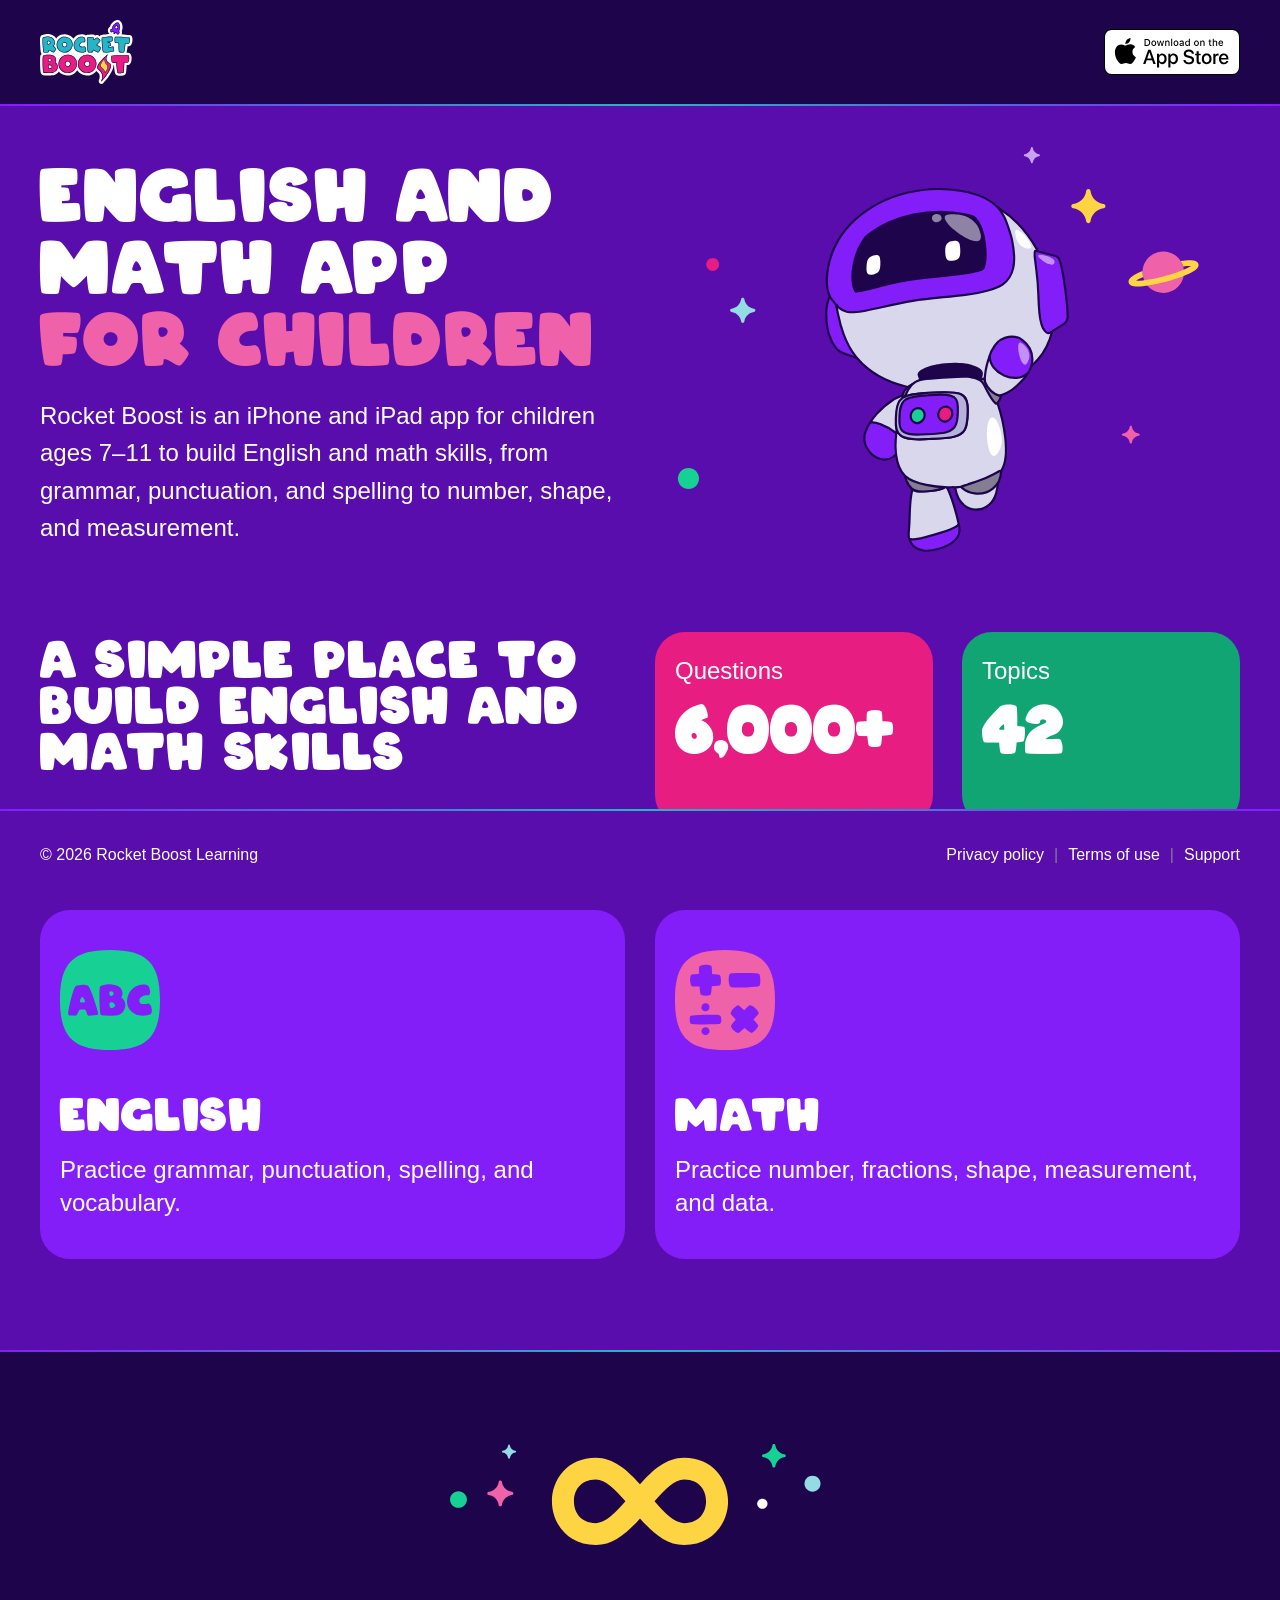
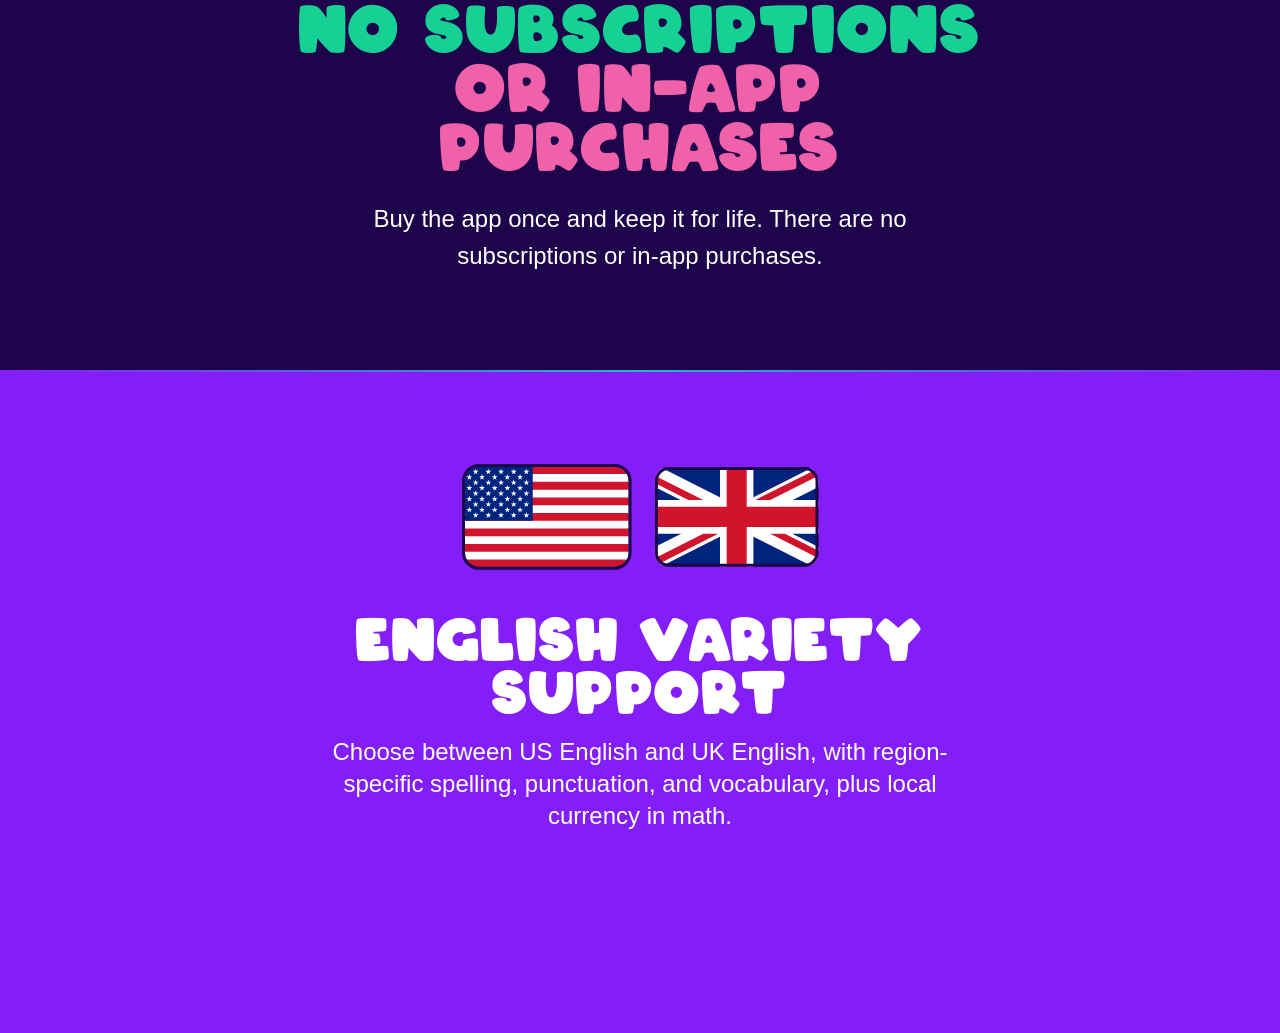
<file: index.html>
<!doctype html>
<html lang="en-GB">
<head>
  <meta charset="utf-8">
  <meta name="viewport" content="width=device-width, initial-scale=1">
  <meta name="theme-color" content="#1b1235">
  <meta name="description" content="Rocket Boost is an iPhone and iPad app for children ages 7–11 to build English and maths skills, from grammar, punctuation, and spelling to number, shape, and measurement.">
  <meta property="og:type" content="website">
  <meta property="og:title" content="Rocket Boost | English and maths practice for children">
  <meta property="og:description" content="An iPhone and iPad app that builds English and maths skills, with optional Read Aloud support.">
  <meta property="og:url" content="https://rocketboostlearning.github.io/">
  <meta name="twitter:card" content="summary">
  <meta name="twitter:title" content="Rocket Boost | English and maths practice for children">
  <meta name="twitter:description" content="An iPhone and iPad app that builds English and maths skills, with optional Read Aloud support.">
  <link rel="canonical" href="https://rocketboostlearning.github.io/">
  <title data-us="Rocket Boost | English and math practice for children">Rocket Boost | English and maths practice for children</title>
  <link rel="stylesheet" href="./styles.css">
</head>
<body class="homepage">
  <a class="skip-link" href="#main-content">Skip to content</a>

  <header class="site-header">
    <div class="shell nav-wrap">
      <a class="brand" href="./index.html" aria-label="Rocket Boost home">
        <img class="brand-logo" src="./assets/logo.svg" alt="">
      </a>
      <a class="app-store-badge" href="https://apps.apple.com/us/app/rocket-boost/id6807046603" aria-label="Download Rocket Boost on the App Store">
        <img src="./assets/appstorebadge.svg" alt="Download on the App Store">
      </a>
    </div>
  </header>

  <main id="main-content">
    <section class="hero section-pad">
      <div class="shell hero-grid">
        <div class="hero-copy">
          <p class="eyebrow"><span class="eyebrow-dot" aria-hidden="true"></span>Available on the App Store</p>
          <h1>English and <span data-us="math">maths</span> app <em>for children</em></h1>
          <p class="hero-lede">Rocket Boost is an iPhone and iPad app for children ages 7–11 to build English and <span data-us="math">maths</span> skills, from grammar, punctuation, and spelling to number, shape, and measurement.</p>
        </div>
        <div class="hero-art"><img src="./assets/hero.svg" alt=""></div>
      </div>
    </section>

    <section id="about" class="section-pad section-light">
      <div class="shell compact-section">
        <div class="section-intro">
          <p class="kicker">About the app</p>
          <h2>A simple place to <span>build English and <span data-us="math">maths</span> skills</span></h2>
          <p>Rocket Boost provides short practice activities, explanations and progress information in one app.</p>
        </div>
        <dl class="about-stats" aria-label="Rocket Boost at a glance">
          <div class="about-stat"><dt>6,000+</dt><dd>Questions</dd></div>
          <div class="about-stat"><dt>42</dt><dd>Topics</dd></div>
        </dl>
        <div class="topic-grid" aria-label="Rocket Boost topics">
          <article class="topic-card"><img class="topic-icon" src="./assets/english_icon.svg" alt=""><h3>English</h3><p><span data-us="Practice">Practise</span> grammar, punctuation, spelling, and vocabulary.</p></article>
          <article class="topic-card"><img class="topic-icon" src="./assets/maths_icon.svg" alt=""><h3 data-us="Math">Maths</h3><p><span data-us="Practice">Practise</span> number, fractions, shape, measurement, and data.</p></article>
        </div>
      </div>
    </section>

    <section id="privacy" class="privacy-section section-pad">
      <div class="shell pricing-infinity-wrap"><img class="pricing-infinity" src="./assets/infinity.svg" alt="" aria-hidden="true"></div>
      <div class="shell privacy-note">
        <div>
          <h2><span class="no-subscriptions">NO SUBSCRIPTIONS</span><br><span class="in-app-purchases">or IN-APP PURCHASES</span></h2>
          <p>Buy the app once and keep it for life. There are no subscriptions or in-app purchases.</p>
        </div>
      </div>
    </section>

    <section class="language-banner section-pad" aria-labelledby="language-banner-title">
      <div class="shell language-banner-inner">
        <img class="language-banner-flags" src="./assets/flags.svg" alt="US and UK flags">
        <div class="language-banner-copy">
          <h2 id="language-banner-title">English variety support</h2>
          <p>Choose between US English and UK English, with region-specific spelling, punctuation, and vocabulary, plus local currency in <span data-us="math">maths</span>.</p>
        </div>
      </div>
    </section>

  </main>

  <footer class="site-footer">
    <div class="shell footer-bottom footer-bar">
      <span>© 2026 Rocket Boost Learning</span>
      <nav class="footer-bar-links" aria-label="Footer navigation"><a href="./privacy.html">Privacy policy</a><span aria-hidden="true">|</span><a href="./terms.html">Terms of use</a><span aria-hidden="true">|</span><a href="mailto:rocketboostlearning@gmail.com">Support</a></nav>
    </div>
  </footer>
  <script src="./locale.js"></script>
</body>
</html>
</file>
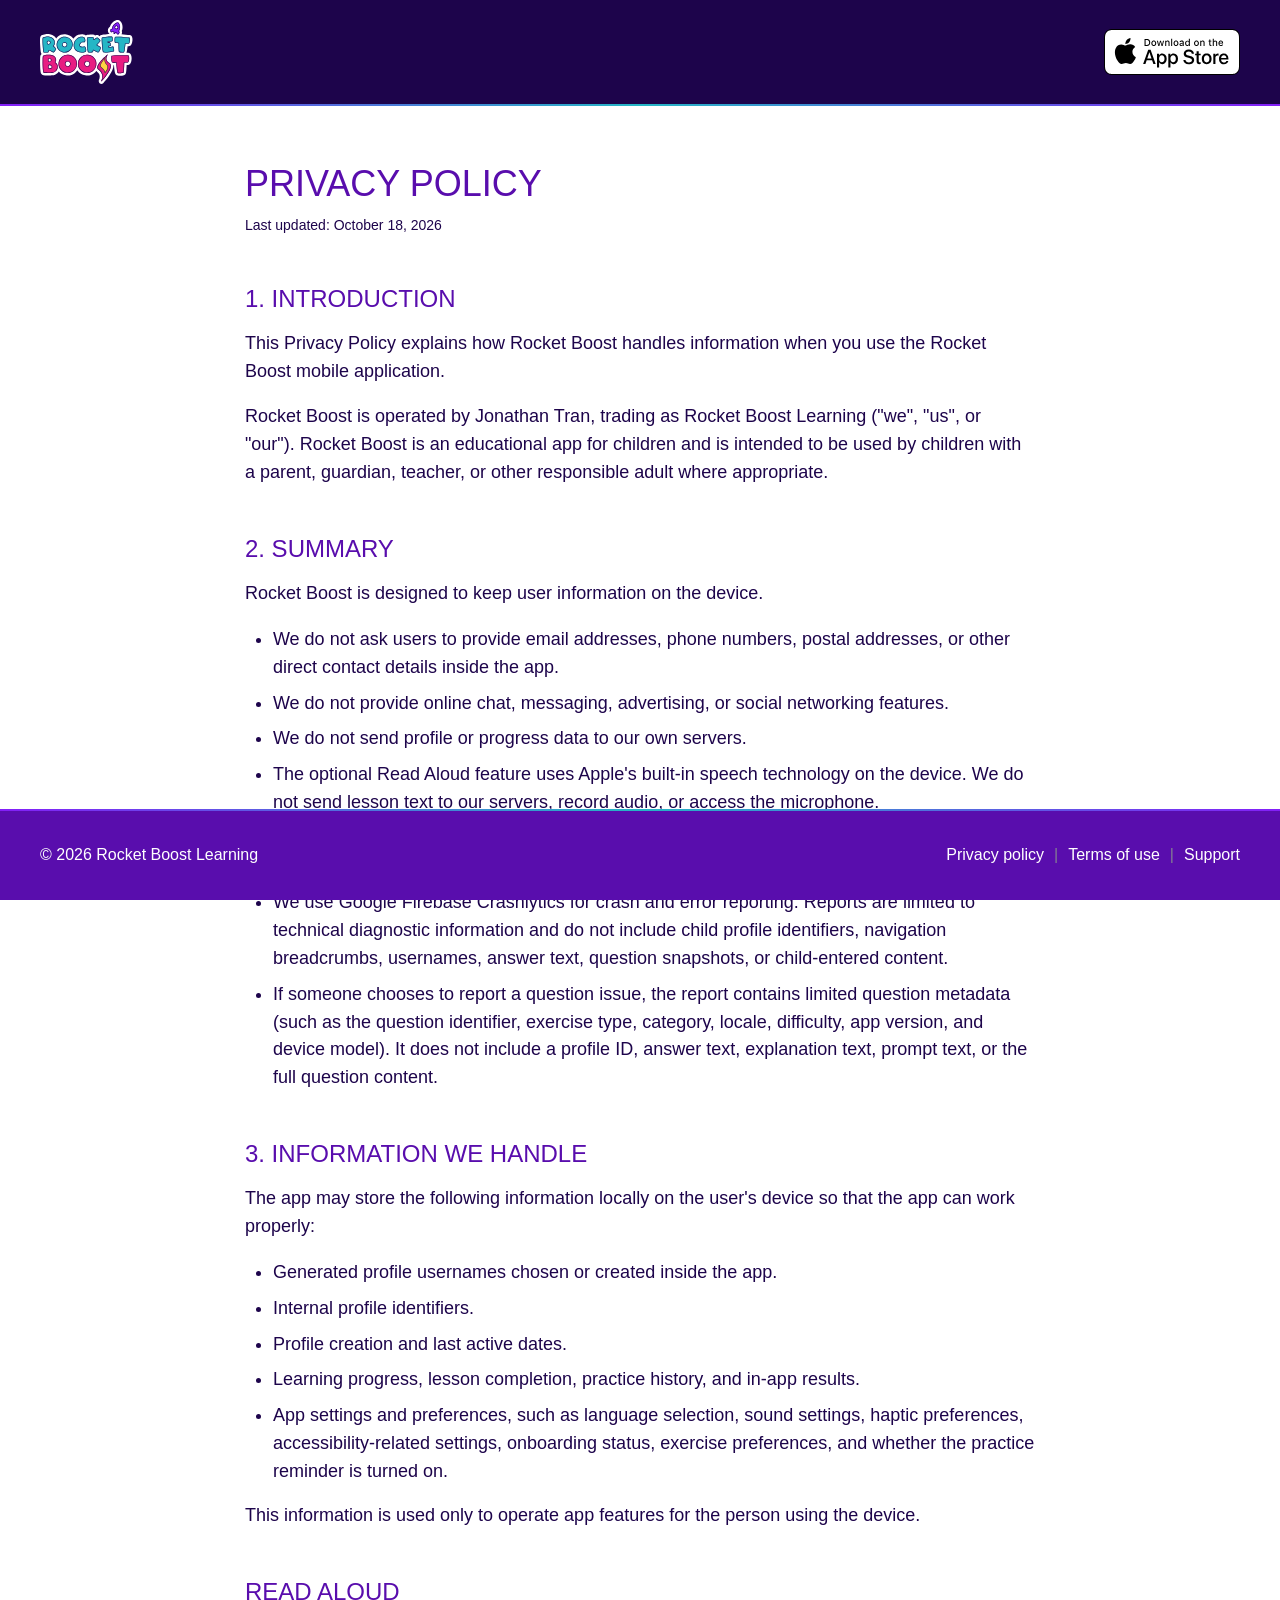
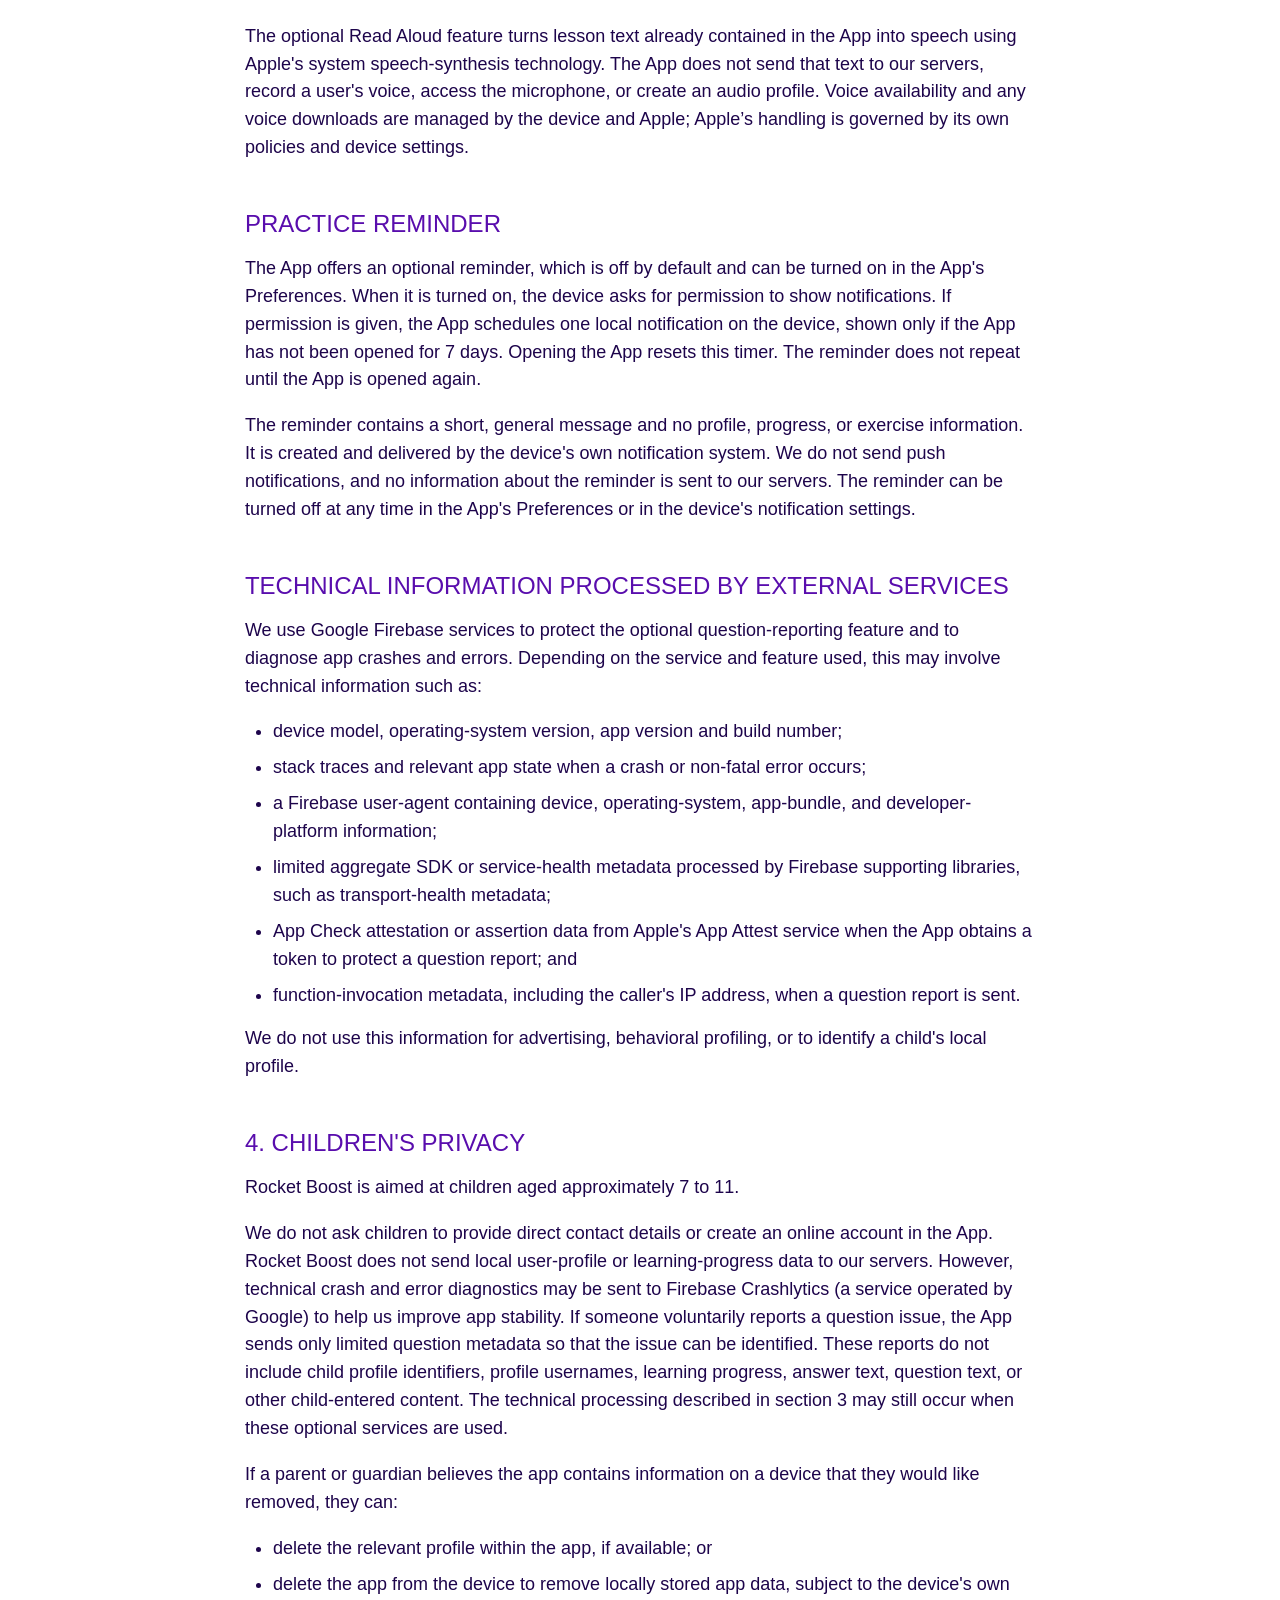
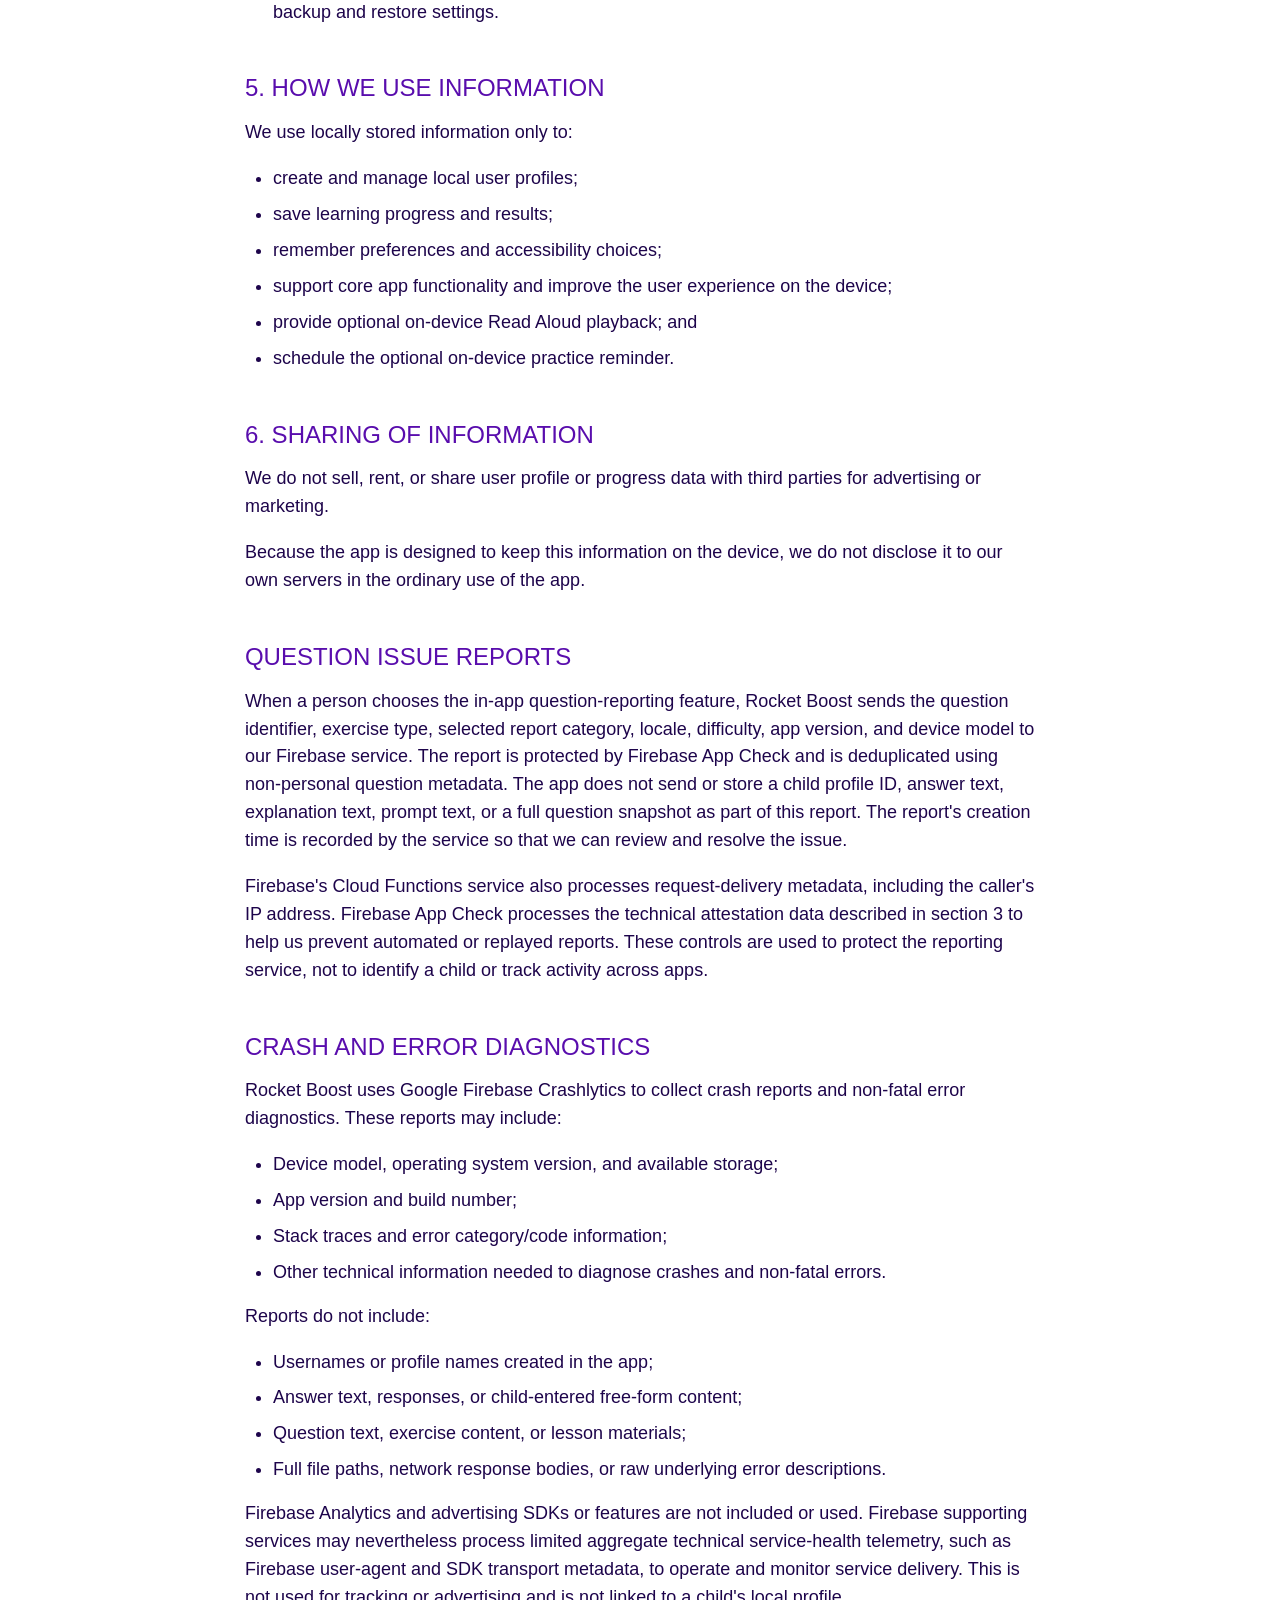
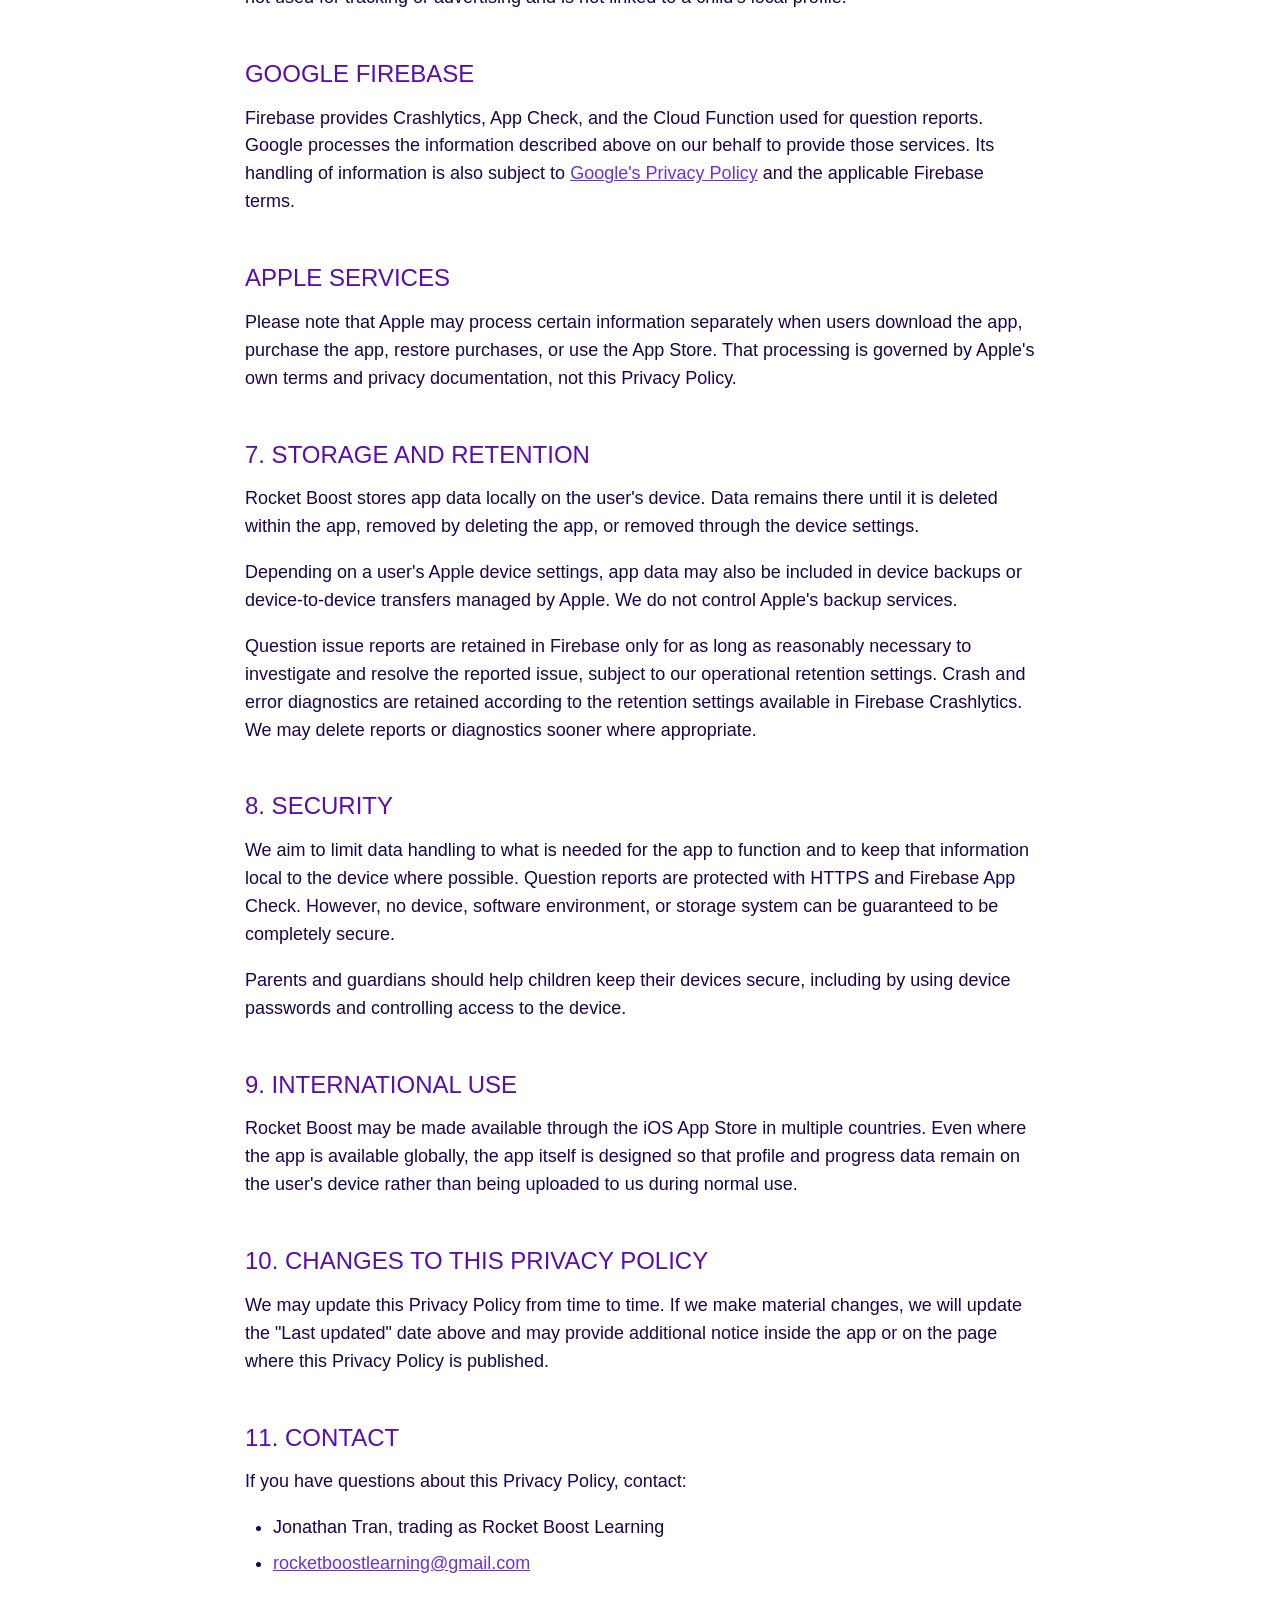
<file: privacy.html>
<!doctype html>
<html lang="en-GB">
<head>
  <meta charset="utf-8">
  <meta name="viewport" content="width=device-width, initial-scale=1">
  <meta name="theme-color" content="#1b1235">
  <meta name="description" content="Rocket Boost Privacy Policy.">
  <meta property="og:type" content="article">
  <meta property="og:title" content="Rocket Boost Privacy Policy">
  <meta property="og:description" content="How Rocket Boost handles information in the app.">
  <meta property="og:image" content="./assets/og.png">
  <meta name="twitter:card" content="summary_large_image">
  <meta name="twitter:title" content="Rocket Boost Privacy Policy">
  <meta name="twitter:image" content="./assets/og.png">
  <title>Privacy Policy | Rocket Boost</title>
  <link rel="stylesheet" href="./styles.css">
</head>
<body class="legal-page">
  <a class="skip-link" href="#main-content">Skip to content</a>
  <header class="site-header"><div class="shell nav-wrap"><a class="brand" href="./index.html" aria-label="Rocket Boost home"><img class="brand-logo" src="./assets/logo.svg" alt=""></a><a class="app-store-badge" href="https://apps.apple.com/us/app/rocket-boost/id6807046603" aria-label="Download Rocket Boost on the App Store"><img src="./assets/appstorebadge.svg" alt="Download on the App Store"></a></div></header>
  <main id="main-content">
    <section class="legal-hero"><div class="shell"><h1>Privacy Policy</h1></div></section>
    <div class="shell legal-wrap">
      <article class="legal-content">
        <p class="legal-meta"><strong>Last updated:</strong> <span data-us="October 18, 2026">18 October 2026</span></p>
        <h2 id="introduction">1. Introduction</h2>
        <p>This Privacy Policy explains how Rocket Boost handles information when you use the Rocket Boost mobile application.</p>
        <p>Rocket Boost is operated by Jonathan Tran, trading as Rocket Boost Learning ("we", "us", or "our"). Rocket Boost is an educational app for children and is intended to be used by children with a parent, guardian, teacher, or other responsible adult where appropriate.</p>
        <h2 id="summary">2. Summary</h2>
        <p>Rocket Boost is designed to keep user information on the device.</p>
        <ul><li>We do not ask users to provide email addresses, phone numbers, postal addresses, or other direct contact details inside the app.</li><li>We do not provide online chat, messaging, advertising, or social networking features.</li><li>We do not send profile or progress data to our own servers.</li><li>The optional Read Aloud feature uses Apple's built-in speech technology on the device. We do not send lesson text to our servers, record audio, or access the microphone.</li><li>The optional practice reminder is a local notification scheduled on the device. It contains no profile or learning information, and we do not send push notifications.</li><li>We use Google Firebase Crashlytics for crash and error reporting. Reports are limited to technical diagnostic information and do not include child profile identifiers, navigation breadcrumbs, usernames, answer text, question snapshots, or child-entered content.</li><li>If someone chooses to report a question issue, the report contains limited question metadata (such as the question identifier, exercise type, category, locale, difficulty, app version, and device model). It does not include a profile ID, answer text, explanation text, prompt text, or the full question content.</li></ul>
        <h2 id="information">3. Information We Handle</h2>
        <p>The app may store the following information locally on the user's device so that the app can work properly:</p>
        <ul><li>Generated profile usernames chosen or created inside the app.</li><li>Internal profile identifiers.</li><li>Profile creation and last active dates.</li><li>Learning progress, lesson completion, practice history, and in-app results.</li><li>App settings and preferences, such as language selection, sound settings, haptic preferences, accessibility-related settings, onboarding status, exercise preferences, and whether the practice reminder is turned on.</li></ul>
        <p>This information is used only to operate app features for the person using the device.</p>
        <h3>Read Aloud</h3>
        <p>The optional Read Aloud feature turns lesson text already contained in the App into speech using Apple's system speech-synthesis technology. The App does not send that text to our servers, record a user's voice, access the microphone, or create an audio profile. Voice availability and any voice downloads are managed by the device and Apple; Apple’s handling is governed by its own policies and device settings.</p>
        <h3>Practice Reminder</h3>
        <p>The App offers an optional reminder, which is off by default and can be turned on in the App's Preferences. When it is turned on, the device asks for permission to show notifications. If permission is given, the App schedules one local notification on the device, shown only if the App has not been opened for 7 days. Opening the App resets this timer. The reminder does not repeat until the App is opened again.</p><p>The reminder contains a short, general message and no profile, progress, or exercise information. It is created and delivered by the device's own notification system. We do not send push notifications, and no information about the reminder is sent to our servers. The reminder can be turned off at any time in the App's Preferences or in the device's notification settings.</p>
        <h3>Technical Information Processed by External Services</h3>
        <p>We use Google Firebase services to protect the optional question-reporting feature and to diagnose app crashes and errors. Depending on the service and feature used, this may involve technical information such as:</p>
        <ul><li>device model, operating-system version, app version and build number;</li><li>stack traces and relevant app state when a crash or non-fatal error occurs;</li><li>a Firebase user-agent containing device, operating-system, app-bundle, and developer-platform information;</li><li>limited aggregate SDK or service-health metadata processed by Firebase supporting libraries, such as transport-health metadata;</li><li>App Check attestation or assertion data from Apple's App Attest service when the App obtains a token to protect a question report; and</li><li>function-invocation metadata, including the caller's IP address, when a question report is sent.</li></ul>
        <p>We do not use this information for advertising, <span data-us="behavioral">behavioural</span> profiling, or to identify a child's local profile.</p>
        <h2 id="children">4. Children's Privacy</h2>
        <p>Rocket Boost is aimed at children aged approximately 7 to 11.</p>
        <p>We do not ask children to provide direct contact details or create an online account in the App. Rocket Boost does not send local user-profile or learning-progress data to our servers. However, technical crash and error diagnostics may be sent to Firebase Crashlytics (a service operated by Google) to help us improve app stability. If someone voluntarily reports a question issue, the App sends only limited question metadata so that the issue can be identified. These reports do not include child profile identifiers, profile usernames, learning progress, answer text, question text, or other child-entered content. The technical processing described in section 3 may still occur when these optional services are used.</p>
        <p>If a parent or guardian believes the app contains information on a device that they would like removed, they can:</p><ul><li>delete the relevant profile within the app, if available; or</li><li>delete the app from the device to remove locally stored app data, subject to the device's own backup and restore settings.</li></ul>
        <h2>5. How We Use Information</h2>
        <p>We use locally stored information only to:</p><ul><li>create and manage local user profiles;</li><li>save learning progress and results;</li><li>remember preferences and accessibility choices;</li><li>support core app functionality and improve the user experience on the device;</li><li>provide optional on-device Read Aloud playback; and</li><li>schedule the optional on-device practice reminder.</li></ul>
        <h2 id="sharing">6. Sharing of Information</h2>
        <p>We do not sell, rent, or share user profile or progress data with third parties for advertising or marketing.</p><p>Because the app is designed to keep this information on the device, we do not disclose it to our own servers in the ordinary use of the app.</p>
        <h3>Question Issue Reports</h3>
        <p>When a person chooses the in-app question-reporting feature, Rocket Boost sends the question identifier, exercise type, selected report category, locale, difficulty, app version, and device model to our Firebase service. The report is protected by Firebase App Check and is deduplicated using non-personal question metadata. The app does not send or store a child profile ID, answer text, explanation text, prompt text, or a full question snapshot as part of this report. The report's creation time is recorded by the service so that we can review and resolve the issue.</p><p>Firebase's Cloud Functions service also processes request-delivery metadata, including the caller's IP address. Firebase App Check processes the technical attestation data described in section 3 to help us prevent automated or replayed reports. These controls are used to protect the reporting service, not to identify a child or track activity across apps.</p>
        <h3>Crash and Error Diagnostics</h3>
        <p>Rocket Boost uses Google Firebase Crashlytics to collect crash reports and non-fatal error diagnostics. These reports may include:</p><ul><li>Device model, operating system version, and available storage;</li><li>App version and build number;</li><li>Stack traces and error category/code information;</li><li>Other technical information needed to diagnose crashes and non-fatal errors.</li></ul><p>Reports do <strong>not</strong> include:</p><ul><li>Usernames or profile names created in the app;</li><li>Answer text, responses, or child-entered free-form content;</li><li>Question text, exercise content, or lesson materials;</li><li>Full file paths, network response bodies, or raw underlying error descriptions.</li></ul><p>Firebase Analytics and advertising SDKs or features are not included or used. Firebase supporting services may nevertheless process limited aggregate technical service-health telemetry, such as Firebase user-agent and SDK transport metadata, to operate and monitor service delivery. This is not used for tracking or advertising and is not linked to a child's local profile.</p>
        <h3>Google Firebase</h3><p>Firebase provides Crashlytics, App Check, and the Cloud Function used for question reports. Google processes the information described above on our behalf to provide those services. Its handling of information is also subject to <a href="https://policies.google.com/privacy">Google's Privacy Policy</a> and the applicable Firebase terms.</p>
        <h3>Apple Services</h3><p>Please note that Apple may process certain information separately when users download the app, purchase the app, restore purchases, or use the App Store. That processing is governed by Apple's own terms and privacy documentation, not this Privacy Policy.</p>
        <h2 id="retention">7. Storage and Retention</h2>
        <p>Rocket Boost stores app data locally on the user's device. Data remains there until it is deleted within the app, removed by deleting the app, or removed through the device settings.</p><p>Depending on a user's Apple device settings, app data may also be included in device backups or device-to-device transfers managed by Apple. We do not control Apple's backup services.</p><p>Question issue reports are retained in Firebase only for as long as reasonably necessary to investigate and resolve the reported issue, subject to our operational retention settings. Crash and error diagnostics are retained according to the retention settings available in Firebase Crashlytics. We may delete reports or diagnostics sooner where appropriate.</p>
        <h2>8. Security</h2><p>We aim to limit data handling to what is needed for the app to function and to keep that information local to the device where possible. Question reports are protected with HTTPS and Firebase App Check. However, no device, software environment, or storage system can be guaranteed to be completely secure.</p><p>Parents and guardians should help children keep their devices secure, including by using device passwords and controlling access to the device.</p>
        <h2>9. International Use</h2><p>Rocket Boost may be made available through the iOS App Store in multiple countries. Even where the app is available globally, the app itself is designed so that profile and progress data remain on the user's device rather than being uploaded to us during normal use.</p>
        <h2>10. Changes to This Privacy Policy</h2><p>We may update this Privacy Policy from time to time. If we make material changes, we will update the "Last updated" date above and may provide additional notice inside the app or on the page where this Privacy Policy is published.</p>
        <h2 id="contact">11. Contact</h2><p>If you have questions about this Privacy Policy, contact:</p><ul><li>Jonathan Tran, trading as Rocket Boost Learning</li><li><a href="mailto:rocketboostlearning@gmail.com">rocketboostlearning@gmail.com</a></li></ul>
      </article>
    </div>
  </main>
  <footer class="site-footer"><div class="shell footer-bottom footer-bar"><span>© 2026 Rocket Boost Learning</span><nav class="footer-bar-links" aria-label="Footer navigation"><a href="privacy.html">Privacy policy</a><span aria-hidden="true">|</span><a href="terms.html">Terms of use</a><span aria-hidden="true">|</span><a href="mailto:rocketboostlearning@gmail.com">Support</a></nav></div></footer>
  <script src="./locale.js"></script>
</body>
</html>
</file>
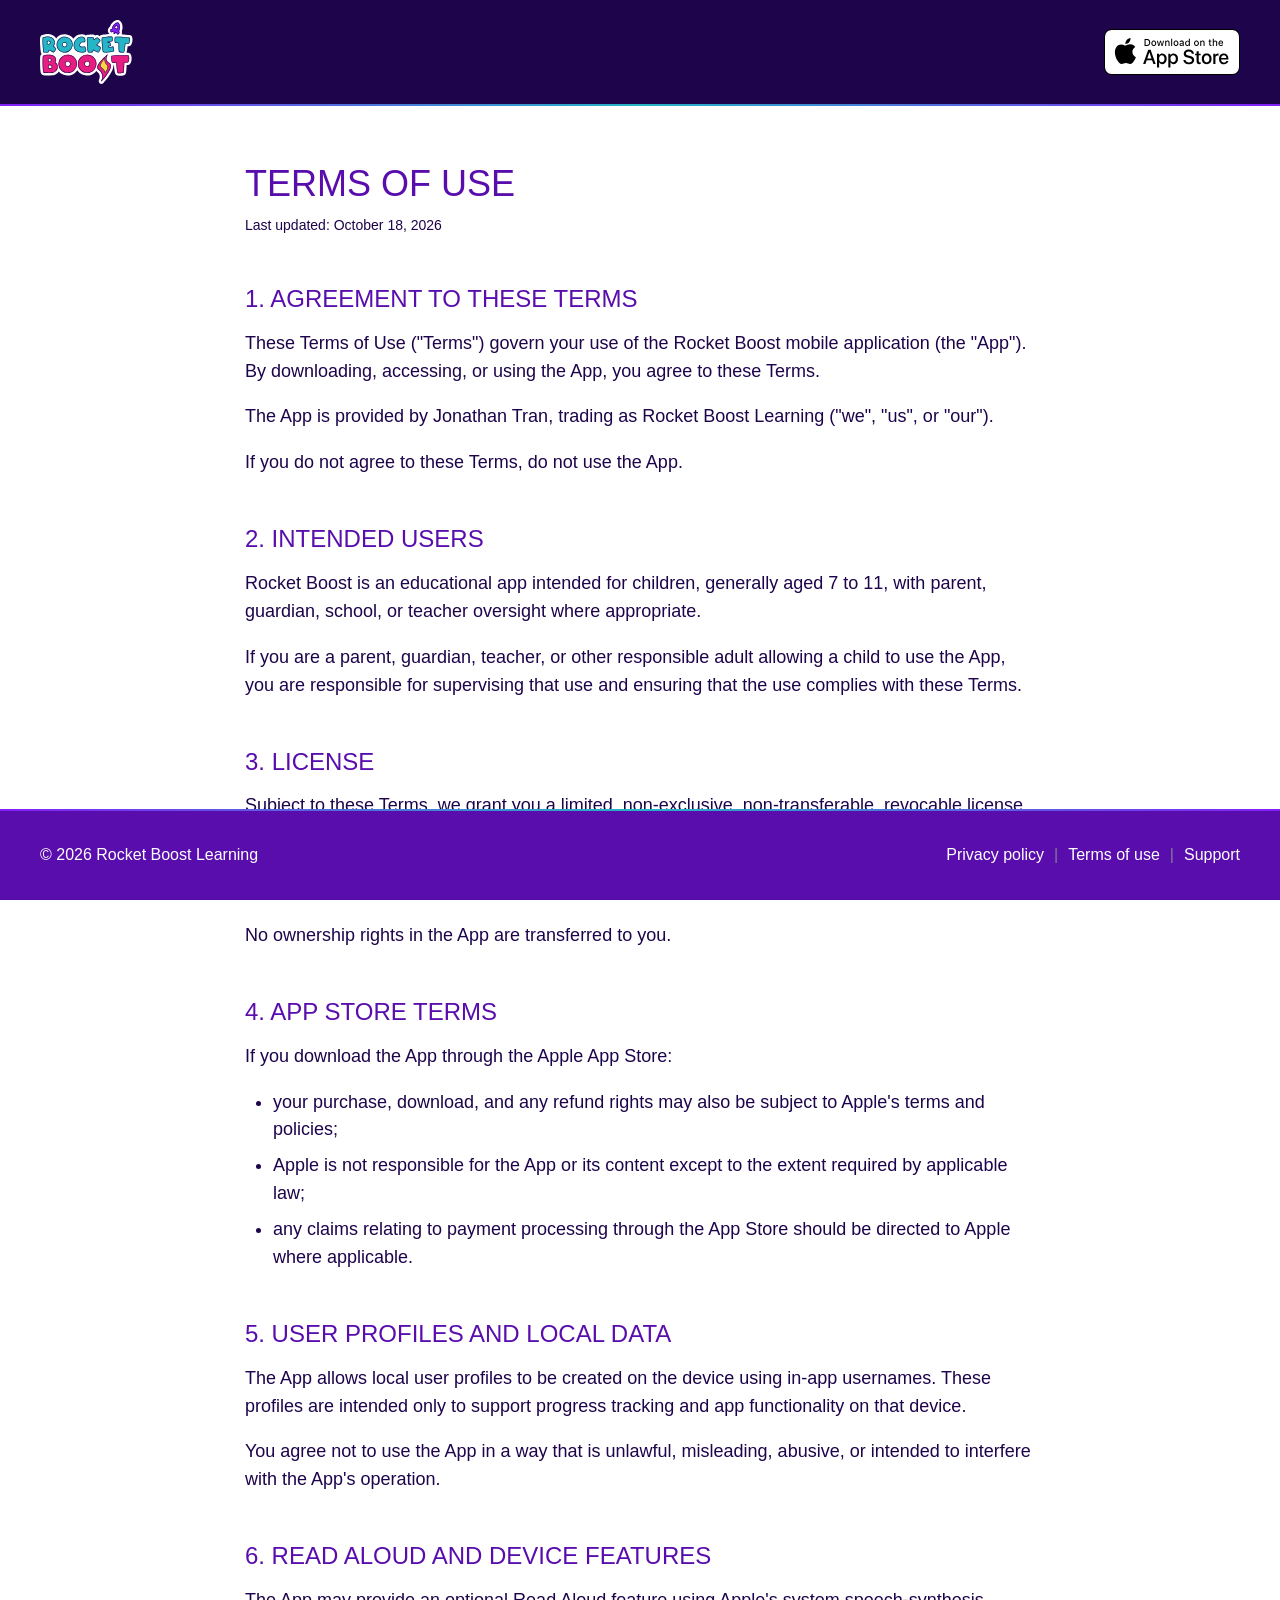
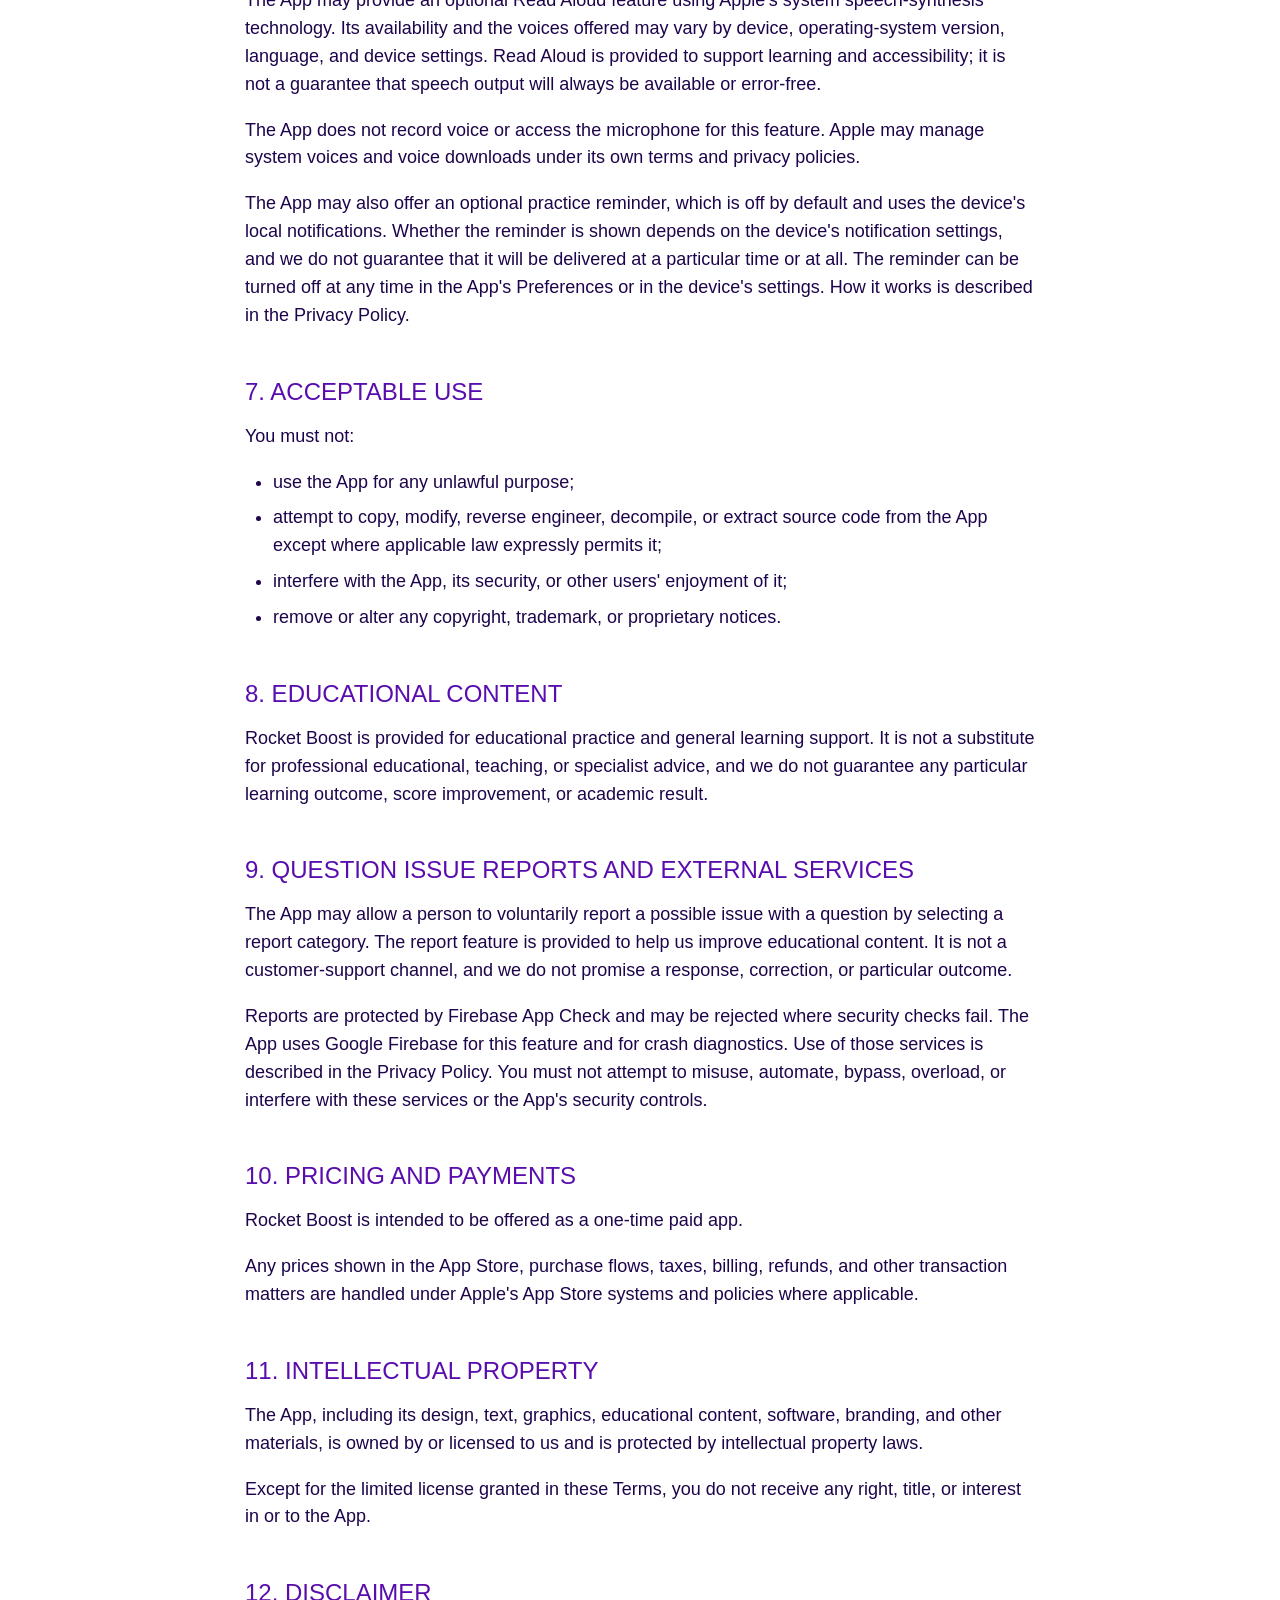
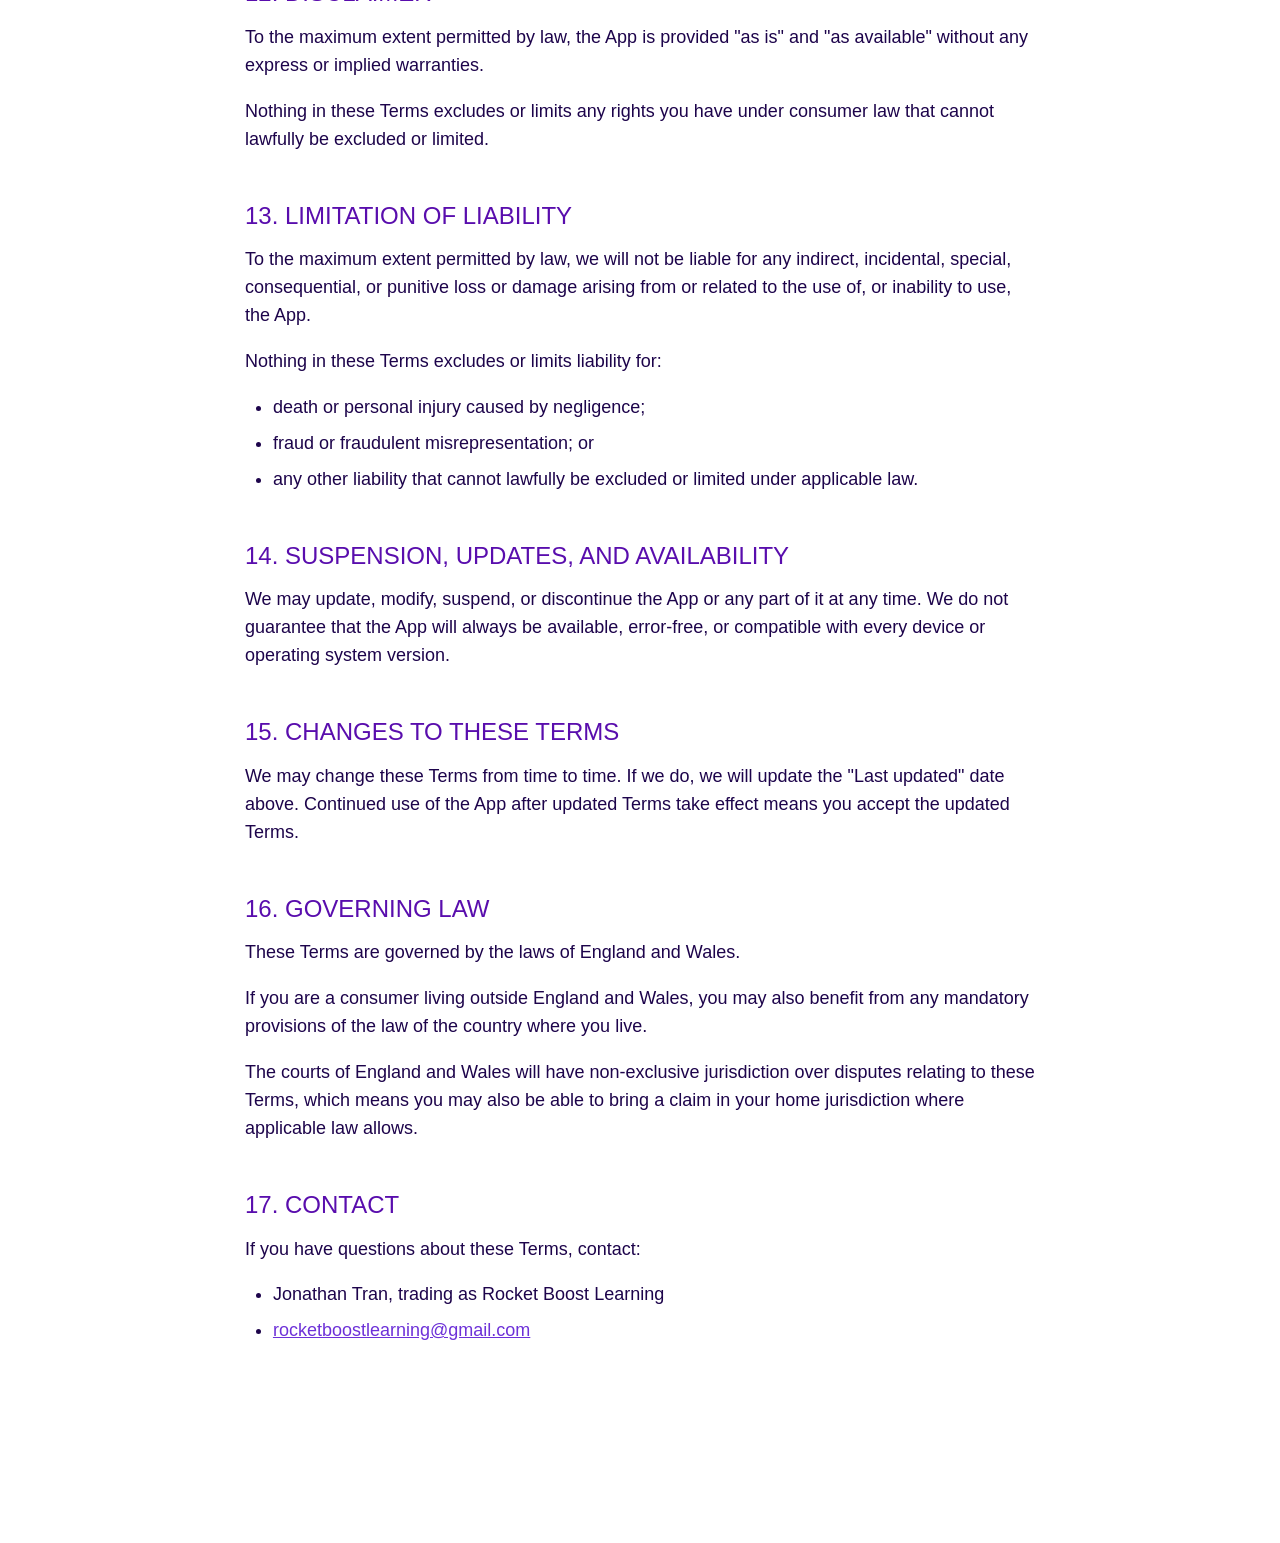
<file: terms.html>
<!doctype html>
<html lang="en-GB">
<head>
  <meta charset="utf-8">
  <meta name="viewport" content="width=device-width, initial-scale=1">
  <meta name="theme-color" content="#1b1235">
  <meta name="description" content="Rocket Boost Terms of Use.">
  <meta property="og:type" content="article">
  <meta property="og:title" content="Rocket Boost Terms of Use">
  <meta property="og:description" content="The terms governing use of the Rocket Boost mobile application.">
  <meta property="og:image" content="./assets/og.png">
  <meta name="twitter:card" content="summary_large_image">
  <meta name="twitter:title" content="Rocket Boost Terms of Use">
  <meta name="twitter:image" content="./assets/og.png">
  <title>Terms of Use | Rocket Boost</title>
  <link rel="stylesheet" href="./styles.css">
</head>
<body class="legal-page">
  <a class="skip-link" href="#main-content">Skip to content</a>
  <header class="site-header"><div class="shell nav-wrap"><a class="brand" href="./index.html" aria-label="Rocket Boost home"><img class="brand-logo" src="./assets/logo.svg" alt=""></a><a class="app-store-badge" href="https://apps.apple.com/us/app/rocket-boost/id6807046603" aria-label="Download Rocket Boost on the App Store"><img src="./assets/appstorebadge.svg" alt="Download on the App Store"></a></div></header>
  <main id="main-content">
    <section class="legal-hero"><div class="shell"><h1>Terms of Use</h1></div></section>
    <div class="shell legal-wrap">
      <article class="legal-content">
        <p class="legal-meta"><strong>Last updated:</strong> <span data-us="October 18, 2026">18 October 2026</span></p>
        <h2 id="agreement">1. Agreement to These Terms</h2><p>These Terms of Use ("Terms") govern your use of the Rocket Boost mobile application (the "App"). By downloading, accessing, or using the App, you agree to these Terms.</p><p>The App is provided by Jonathan Tran, trading as Rocket Boost Learning ("we", "us", or "our").</p><p>If you do not agree to these Terms, do not use the App.</p>
        <h2 id="users">2. Intended Users</h2><p>Rocket Boost is an educational app intended for children, generally aged 7 to 11, with parent, guardian, school, or teacher oversight where appropriate.</p><p>If you are a parent, guardian, teacher, or other responsible adult allowing a child to use the App, you are responsible for supervising that use and ensuring that the use complies with these Terms.</p>
        <h2 id="licence">3. <span data-us="License">Licence</span></h2><p>Subject to these Terms, we grant you a limited, non-exclusive, non-transferable, revocable <span data-us="license">licence</span> to download and use the App for personal, non-commercial educational use on Apple-branded devices that you own or control, subject also to the Apple Media Services Terms and Conditions and any App Store usage rules.</p><p>No ownership rights in the App are transferred to you.</p>
        <h2>4. App Store Terms</h2><p>If you download the App through the Apple App Store:</p><ul><li>your purchase, download, and any refund rights may also be subject to Apple's terms and policies;</li><li>Apple is not responsible for the App or its content except to the extent required by applicable law;</li><li>any claims relating to payment processing through the App Store should be directed to Apple where applicable.</li></ul>
        <h2>5. User Profiles and Local Data</h2><p>The App allows local user profiles to be created on the device using in-app usernames. These profiles are intended only to support progress tracking and app functionality on that device.</p><p>You agree not to use the App in a way that is unlawful, misleading, abusive, or intended to interfere with the App's operation.</p>
        <h2>6. Read Aloud and Device Features</h2><p>The App may provide an optional Read Aloud feature using Apple's system speech-synthesis technology. Its availability and the voices offered may vary by device, operating-system version, language, and device settings. Read Aloud is provided to support learning and accessibility; it is not a guarantee that speech output will always be available or error-free.</p><p>The App does not record voice or access the microphone for this feature. Apple may manage system voices and voice downloads under its own terms and privacy policies.</p><p>The App may also offer an optional practice reminder, which is off by default and uses the device's local notifications. Whether the reminder is shown depends on the device's notification settings, and we do not guarantee that it will be delivered at a particular time or at all. The reminder can be turned off at any time in the App's Preferences or in the device's settings. How it works is described in the Privacy Policy.</p>
        <h2 id="acceptable">7. Acceptable Use</h2><p>You must not:</p><ul><li>use the App for any unlawful purpose;</li><li>attempt to copy, modify, reverse engineer, decompile, or extract source code from the App except where applicable law expressly permits it;</li><li>interfere with the App, its security, or other users' enjoyment of it;</li><li>remove or alter any copyright, trademark, or proprietary notices.</li></ul>
        <h2>8. Educational Content</h2><p>Rocket Boost is provided for educational practice and general learning support. It is not a substitute for professional educational, teaching, or specialist advice, and we do not guarantee any particular learning outcome, score improvement, or academic result.</p>
        <h2 id="reports">9. Question Issue Reports and External Services</h2><p>The App may allow a person to voluntarily report a possible issue with a question by selecting a report category. The report feature is provided to help us improve educational content. It is not a customer-support channel, and we do not promise a response, correction, or particular outcome.</p><p>Reports are protected by Firebase App Check and may be rejected where security checks fail. The App uses Google Firebase for this feature and for crash diagnostics. Use of those services is described in the Privacy Policy. You must not attempt to misuse, automate, bypass, overload, or interfere with these services or the App's security controls.</p>
        <h2>10. Pricing and Payments</h2><p>Rocket Boost is intended to be offered as a one-time paid app.</p><p>Any prices shown in the App Store, purchase flows, taxes, billing, refunds, and other transaction matters are handled under Apple's App Store systems and policies where applicable.</p>
        <h2>11. Intellectual Property</h2><p>The App, including its design, text, graphics, educational content, software, branding, and other materials, is owned by or licensed to us and is protected by intellectual property laws.</p><p>Except for the limited <span data-us="license">licence</span> granted in these Terms, you do not receive any right, title, or interest in or to the App.</p>
        <h2 id="disclaimer">12. Disclaimer</h2><p>To the maximum extent permitted by law, the App is provided "as is" and "as available" without any express or implied warranties.</p><p>Nothing in these Terms excludes or limits any rights you have under consumer law that cannot lawfully be excluded or limited.</p>
        <h2>13. Limitation of Liability</h2><p>To the maximum extent permitted by law, we will not be liable for any indirect, incidental, special, consequential, or punitive loss or damage arising from or related to the use of, or inability to use, the App.</p><p>Nothing in these Terms excludes or limits liability for:</p><ul><li>death or personal injury caused by negligence;</li><li>fraud or fraudulent misrepresentation; or</li><li>any other liability that cannot lawfully be excluded or limited under applicable law.</li></ul>
        <h2>14. Suspension, Updates, and Availability</h2><p>We may update, modify, suspend, or discontinue the App or any part of it at any time. We do not guarantee that the App will always be available, error-free, or compatible with every device or operating system version.</p>
        <h2>15. Changes to These Terms</h2><p>We may change these Terms from time to time. If we do, we will update the "Last updated" date above. Continued use of the App after updated Terms take effect means you accept the updated Terms.</p>
        <h2>16. Governing Law</h2><p>These Terms are governed by the laws of England and Wales.</p><p>If you are a consumer living outside England and Wales, you may also benefit from any mandatory provisions of the law of the country where you live.</p><p>The courts of England and Wales will have non-exclusive jurisdiction over disputes relating to these Terms, which means you may also be able to bring a claim in your home jurisdiction where applicable law allows.</p>
        <h2 id="contact">17. Contact</h2><p>If you have questions about these Terms, contact:</p><ul><li>Jonathan Tran, trading as Rocket Boost Learning</li><li><a href="mailto:rocketboostlearning@gmail.com">rocketboostlearning@gmail.com</a></li></ul>
      </article>
    </div>
  </main>
  <footer class="site-footer"><div class="shell footer-bottom footer-bar"><span>© 2026 Rocket Boost Learning</span><nav class="footer-bar-links" aria-label="Footer navigation"><a href="privacy.html">Privacy policy</a><span aria-hidden="true">|</span><a href="terms.html">Terms of use</a><span aria-hidden="true">|</span><a href="mailto:rocketboostlearning@gmail.com">Support</a></nav></div></footer>
  <script src="./locale.js"></script>
</body>
</html>
</file>
<file: styles.css>
@font-face {
  font-family: "Arco";
  src: url("./fonts/ARCO.ttf") format("truetype");
  font-display: swap;
  font-weight: 400;
  font-style: normal;
}

:root {
  /* Mirrors Constants.Colors in the iOS app. */
  --pink-1: #ef61a8;
  --pink-2: #e81d82;
  --yellow-1: #ffd443;
  --blue-1: #93dce4;
  --blue-2: #25b6c5;
  --green-1: #17d093;
  --green-2: #12a574;
  --purple-1: #841ef8;
  --purple-2: #590dad;
  --purple-3: #1d044b;
  --light-2: #b5b3da;
  --grey-2: #847e93;
  --ink: #21163d;
  --muted: #665d79;
  --purple: #6d31d8;
  --deep: #1b1235;
  --yellow: #ffd447;
  --orange: #ff8b4a;
  --cream: #fffaf1;
  --paper: #fffdf8;
  --line: rgba(33, 22, 61, .14);
  --shell: 1728px;
  --page-margin: 40px;
  --grid-gutter: clamp(20px, 2.315vw, 40px);
  --font-body: "Arial Rounded MT Bold", "Arial Rounded MT", Arial, sans-serif;
  --font-heading: "Arco", "Arial Rounded MT Bold", Arial, sans-serif;
}

* { box-sizing: border-box; }
html { scroll-behavior: smooth; }
body { margin: 0; color: var(--ink); background: var(--paper); font-family: var(--font-body); font-size: 16px; font-weight: 500; line-height: 1.55; }
strong { font-weight: 500; }
a { color: inherit; }
img { max-width: 100%; display: block; }
.shell { width: min(calc(100% - (var(--page-margin) * 2)), var(--shell)); margin: 0 auto; }
.skip-link { position: absolute; left: 16px; top: -60px; z-index: 10; background: var(--yellow); color: var(--ink); padding: 12px 16px; border-radius: 0 0 12px 12px; font-weight: 500; text-decoration: none; }
.skip-link:focus { top: 0; }
.site-header { position: relative; z-index: 3; background: var(--paper); border-bottom: 1px solid var(--line); }
.nav-wrap { min-height: 80px; display: grid; grid-template-columns: repeat(12, minmax(0, 1fr)); column-gap: var(--grid-gutter); align-items: center; }
.nav-wrap .brand { grid-column: 1 / span 3; }
.brand { display: inline-flex; align-items: center; gap: 10px; font-weight: 500; font-size: 20px; letter-spacing: -.05em; text-decoration: none; white-space: nowrap; }
.brand-logo { width: 93px; height: 64px; }
.brand-mark { position: relative; width: 28px; height: 28px; display: inline-block; border-radius: 10px 10px 12px 12px; background: linear-gradient(145deg, #f3c83b 5%, #ff8f47 48%, #7334de 50%); transform: rotate(-12deg); box-shadow: inset -3px -4px 0 rgba(33,22,61,.15); }
.brand-mark::before { content: ""; position: absolute; width: 9px; height: 9px; left: 10px; top: 7px; border: 2px solid white; border-radius: 50%; }
.brand-mark span { position: absolute; bottom: -6px; left: 8px; border-left: 6px solid transparent; border-right: 6px solid transparent; border-top: 9px solid #ff8b4a; }
.site-nav { display: flex; grid-column: 8 / -1; justify-self: end; align-items: center; gap: 26px; }
.app-store-badge { grid-column: 11 / -1; justify-self: end; height: 46px; }
.app-store-badge img { width: auto; height: 100%; }
.site-nav a, .nav-cta { text-decoration: none; font-size: 14px; font-weight: 500; }
.site-nav a { color: var(--muted); }
.site-nav a:hover, .site-nav a:focus-visible { color: var(--purple); }
.nav-cta { color: var(--ink); padding: 10px 16px; border: 1px solid var(--ink); border-radius: 999px; }
.nav-cta:hover, .nav-cta:focus-visible { color: white; background: var(--ink); }
.section-pad { padding: 92px 0; }
h1, h2, h3, p { margin-top: 0; }
h1, h2, h3 { font-family: var(--font-heading); font-weight: 500; letter-spacing: .015em; line-height: .92; text-transform: uppercase; }
.hero { overflow: hidden; padding-top: 78px; padding-bottom: 78px; background: var(--cream); }
.hero-grid { display: grid; grid-template-columns: repeat(12, minmax(0, 1fr)); column-gap: var(--grid-gutter); row-gap: 64px; align-items: center; }
.hero-copy { grid-column: 1 / span 6; max-width: 540px; }
.hero-art { grid-column: 7 / -1; z-index: 1; }
.hero-art img, .pricing-infinity { display: block; width: 100%; height: auto; }
.eyebrow, .kicker { margin: 0 0 18px; color: var(--purple); font-size: 12px; font-weight: 500; letter-spacing: .14em; line-height: 1.3; text-transform: uppercase; }
.eyebrow { display: inline-flex; align-items: center; gap: 9px; color: var(--ink); background: white; border: 1px solid var(--line); border-radius: 999px; padding: 9px 13px; letter-spacing: .08em; }
.eyebrow-dot { width: 8px; height: 8px; background: #31bb6b; border-radius: 50%; box-shadow: 0 0 0 4px rgba(49,187,107,.16); }
h1 { margin-bottom: 24px; font-size: clamp(52px, 7vw, 88px); font-weight: 500; }
h1 em { color: var(--purple); font-style: normal; }
.hero-lede { max-width: 475px; margin-bottom: 30px; color: var(--muted); font-size: 19px; line-height: 1.55; }
.text-link { display: inline-flex; align-items: center; gap: 9px; font-weight: 500; text-decoration: none; border-bottom: 2px solid currentColor; padding-bottom: 3px; }
.text-link:hover, .text-link:focus-visible { color: var(--purple); }
.section-light { background: var(--paper); }
.compact-section { display: grid; grid-template-columns: repeat(12, minmax(0, 1fr)); column-gap: var(--grid-gutter); row-gap: 42px; max-width: var(--shell); }
.section-intro { grid-column: 1 / span 6; max-width: 650px; margin-bottom: 0; }
.section-intro h2, .privacy-note h2 { margin-bottom: 17px; font-size: clamp(40px, 5vw, 64px); font-weight: 500; }
.section-intro h2 span, .privacy-note h2 span { color: var(--purple); }
.section-intro > p:last-child { max-width: 520px; margin-bottom: 0; color: var(--muted); font-size: 17px; }
.about-stats { display: grid; grid-column: 1 / -1; grid-template-columns: repeat(12, minmax(0, 1fr)); gap: var(--grid-gutter); margin: 0; }
.about-stat { display: flex; grid-column: 1 / span 6; align-items: baseline; gap: 10px; padding: 20px 22px; border: 1px solid var(--line); border-radius: 16px; background: white; }
.about-stat:nth-child(2) { grid-column: 7 / -1; }
.about-stat dt { color: var(--purple); font-family: var(--font-heading); font-size: 38px; font-weight: 500; letter-spacing: -.03em; line-height: 1; }
.about-stat dd { margin: 0; color: var(--muted); font-size: 13px; font-weight: 500; letter-spacing: .1em; text-transform: uppercase; }
.topic-grid { display: grid; grid-column: 1 / -1; grid-template-columns: repeat(12, minmax(0, 1fr)); gap: var(--grid-gutter); }
.topic-card { grid-column: span 6; min-height: 200px; padding: 23px; border-radius: 20px; background: #eee5ff; }
.topic-card:nth-child(1) { grid-column: 1 / span 6; }
.topic-card:nth-child(2) { grid-column: 7 / -1; background: #fff1a8; }
.topic-icon { width: 43px; height: 43px; margin-bottom: 30px; }
.topic-card h3 { margin-bottom: 8px; font-size: 23px; }
.topic-card p { margin-bottom: 0; color: var(--muted); font-size: 13px; line-height: 1.45; }
.privacy-section { background: #eee5ff; }
.privacy-note { display: grid; grid-template-columns: repeat(12, minmax(0, 1fr)); column-gap: var(--grid-gutter); align-items: center; padding: 0; background: transparent; border-radius: 0; }
.privacy-note > div:last-child { grid-column: 4 / span 6; text-align: center; }
.privacy-note > div:last-child > p:not(.kicker) { max-width: 610px; margin-bottom: 24px; color: var(--muted); }
.privacy-note h2 .no-subscriptions { color: var(--green-1); }
.privacy-note h2 .in-app-purchases { color: var(--pink-1); }
.pricing-infinity-wrap { display: grid; grid-template-columns: repeat(12, minmax(0, 1fr)); column-gap: var(--grid-gutter); margin-bottom: 48px; }
.pricing-infinity { grid-column: 5 / span 4; }
.launch-section { color: white; background: var(--purple); padding: 70px 0; }
.site-footer { color: #d4cce5; background: var(--deep); padding: 45px 0 20px; }
.footer-bottom { display: grid; grid-template-columns: repeat(12, minmax(0, 1fr)); column-gap: var(--grid-gutter); margin-top: 40px; padding-top: 18px; border-top: 1px solid rgba(255,255,255,.14); color: #8e849f; font-size: 11px; }
.footer-bottom > :first-child { grid-column: 1 / span 6; }
.footer-bottom > :last-child { grid-column: 7 / -1; justify-self: end; }

/* Homepage — adapted from the Figma reference at NotCompiled/tasks.md. */
.homepage { display: flex; flex-direction: column; min-height: 100vh; color: white; background: var(--purple-2); }
.homepage main { flex: 1; }
.homepage .site-header, .legal-page .site-header { background: var(--purple-3); border-bottom: 2px solid transparent; border-image: linear-gradient(90deg, var(--purple-1) 0%, var(--blue-2) 50%, var(--purple-1) 100%) 1; }
.homepage .nav-wrap, .legal-page .nav-wrap { min-height: 104px; }
.homepage .brand { color: white; }
.homepage .hero { padding-top: 40px; padding-bottom: 80px; background: transparent; }
.homepage .eyebrow, .homepage .section-intro .kicker { display: none; }
.homepage .hero-copy { max-width: 804px; }
.homepage h1 { margin-bottom: 30px; color: white; font-size: clamp(64px, 5.6vw, 96px); line-height: 1; }
.homepage h1 em { color: var(--pink-1); }
.homepage .hero-lede { max-width: 804px; margin-bottom: 0; color: white; font-size: 24px; }
.homepage .section-light { background: transparent; }
.homepage #about { padding-top: 0; padding-bottom: 90px; }
.homepage .compact-section { row-gap: 36px; }
.homepage .section-intro { grid-row: 1; max-width: none; color: white; }
.homepage .section-intro h2 { margin-bottom: 30px; color: white; font-size: clamp(48px, 3.9vw, 66px); }
.homepage .section-intro h2 span { color: white; }
.homepage .section-intro > p:last-child { max-width: 804px; color: white; font-size: 24px; }
.homepage .about-stats { grid-column: 7 / -1; grid-row: 1; align-self: start; }
.homepage .about-stat { container-type: inline-size; flex-direction: column; align-items: flex-start; gap: 0; min-height: 193px; padding: 20px 20px 40px; border: 0; border-radius: 30px; background: var(--pink-2); color: white; }
.homepage .about-stat:nth-child(2) { background: var(--green-2); }
.homepage .about-stat dt { order: 2; color: white; font-size: clamp(38px, 28cqi, 92px); line-height: 1; }
.homepage .about-stat dd { order: 1; color: white; font-size: 24px; font-weight: 500; letter-spacing: 0; text-transform: none; }
.homepage .topic-card { container-type: inline-size; min-height: 340px; padding: 40px 20px; border-radius: 30px; background: var(--purple-1); }
.homepage .topic-card:nth-child(2) { background: var(--purple-1); }
.homepage .topic-icon { width: 100px; height: 100px; margin-bottom: 40px; }
.homepage .topic-card h3 { margin-bottom: 24px; color: white; font-size: clamp(30px, 12cqi, 44px); }
.homepage .topic-card p { color: white; font-size: 24px; line-height: 1.35; }
.language-banner { background: var(--purple-1); }
.language-banner-inner { display: flex; flex-direction: column; align-items: center; justify-content: center; gap: 36px; }
.language-banner-flags { flex: 0 0 auto; width: min(357px, 80vw); }
.language-banner-copy { flex: 0 0 auto; max-width: 650px; text-align: center; }
.language-banner h2 { margin-bottom: 24px; color: white; font-size: clamp(40px, 4.5vw, 64px); }
.language-banner p { max-width: 650px; margin: 0 auto; color: white; font-size: 24px; line-height: 1.35; }
.homepage .language-banner { padding-bottom: 200px; }
.homepage .privacy-section { padding-bottom: 72px; background: var(--purple-3); border-top: 2px solid transparent; border-bottom: 2px solid transparent; border-image: linear-gradient(90deg, var(--purple-1) 0%, var(--blue-2) 50%, var(--purple-1) 100%) 1; }
.homepage .privacy-note h2 { color: white; }
.homepage .privacy-note h2 .no-subscriptions { color: var(--green-1); }
.homepage .privacy-note h2 .in-app-purchases { color: var(--pink-1); }
.homepage .privacy-note h2 { margin-bottom: 30px; }
.homepage .privacy-note > div:last-child > p:not(.kicker) { max-width: 610px; margin-right: auto; margin-left: auto; color: white; font-size: 24px; }
.homepage .site-footer, .legal-page .site-footer { position: fixed; right: 0; bottom: 0; left: 0; z-index: 4; padding: 32px 0; color: white; background: var(--purple-2); border-top: 2px solid transparent; border-image: linear-gradient(90deg, var(--purple-1) 0%, var(--blue-2) 50%, var(--purple-1) 100%) 1; }
.homepage .footer-bottom, .legal-page .footer-bottom { align-items: center; margin-top: 0; padding-top: 0; border-top: 0; color: white; font-size: 16px; font-weight: 500; }
.footer-bar-links { display: flex; grid-column: 7 / -1; flex-wrap: wrap; justify-self: end; align-items: center; gap: 10px; }
.footer-bar-links a { color: inherit; text-decoration: none; }
.footer-bar-links span { color: var(--grey-2); }
.footer-bar-links a:hover, .footer-bar-links a:focus-visible { color: var(--yellow-1); }

/* 404 page */
.not-found-page .launch-section { background: var(--purple-2); }
.not-found-page .brand-logo { width: 160px; height: auto; }
.not-found-page .text-link:hover, .not-found-page .text-link:focus-visible { color: var(--pink-2); }

/* Legal pages */
.legal-page { display: flex; flex-direction: column; min-height: 100vh; background: #fff; font-family: var(--font-body); }
.legal-page main { flex: 1; }
.legal-page h1, .legal-page h2, .legal-page h3 { font-family: var(--font-body); letter-spacing: 0; line-height: 1.2; }
.legal-page .legal-hero { padding: 56px 0 10px; background: #fff; }
.legal-page .legal-hero .shell { display: grid; grid-template-columns: repeat(12, minmax(0, 1fr)); column-gap: var(--grid-gutter); }
.legal-page .legal-hero h1 { grid-column: 3 / span 8; margin: 0; color: var(--purple-2); font-size: 36px; text-transform: uppercase; }
.legal-page .legal-wrap { display: grid; grid-template-columns: repeat(12, minmax(0, 1fr)); column-gap: var(--grid-gutter); padding-top: 0; padding-bottom: 182px; }
.legal-page .legal-content { grid-column: 3 / span 8; min-width: 0; }
.legal-page .legal-content h2, .legal-page .legal-content h3 { margin: 48px 0 16px; color: var(--purple-2); font-size: 24px; text-transform: uppercase; }
.legal-page .legal-content h2:first-child { margin-top: 0; }
.legal-page .legal-content p, .legal-page .legal-content li { color: var(--purple-3); font-size: 18px; line-height: 1.55; }
.legal-page .legal-content ul { padding-left: 28px; }
.legal-page .legal-content li { margin: 8px 0; }
.legal-page .legal-content a { color: var(--purple); }
.legal-page .legal-content .legal-meta { margin-top: 0; color: var(--purple-3); font-size: 14px; line-height: 1.55; }
.legal-page .legal-meta strong { font-weight: 500; }

@media (max-width: 1024px) {
  .homepage .section-intro { grid-column: 1 / -1; }
  .homepage .about-stats { grid-column: 1 / -1; grid-row: auto; }
}

@media (min-width: 901px) and (max-width: 1280px) {
  .privacy-note > div:last-child { grid-column: 3 / span 8; }
}

@media (max-width: 900px) {
  :root { --page-margin: 24px; }
  .homepage .nav-wrap { min-height: 80px; }
  .homepage .hero { padding-top: 40px; padding-bottom: 80px; }
  .homepage h1 { margin-bottom: 30px; }
  .homepage #about { padding-top: 0; }
  .homepage .about-stats { grid-column: 1 / -1; grid-row: auto; }
  .nav-wrap { grid-template-columns: repeat(6, minmax(0, 1fr)); }
  .nav-wrap .brand { grid-column: 1 / span 3; }
  .site-nav { grid-column: 4 / -1; }
  .app-store-badge { grid-column: 5 / -1; height: 46px; }
  .hero-grid { grid-template-columns: repeat(6, minmax(0, 1fr)); row-gap: 42px; }
  .hero-copy, .hero-art { grid-column: 1 / -1; }
  .hero-copy { max-width: 650px; }
  .hero-art { grid-row: 2; justify-self: center; max-width: 650px; }
  .pricing-infinity-wrap { grid-template-columns: repeat(6, minmax(0, 1fr)); }
  .pricing-infinity { grid-column: 2 / span 4; }
  .compact-section { grid-template-columns: repeat(6, minmax(0, 1fr)); }
  .section-intro, .about-stats, .topic-grid { grid-column: 1 / -1; }
  .topic-grid { grid-template-columns: repeat(6, minmax(0, 1fr)); }
  .topic-card { grid-column: span 3; }
  .topic-card:nth-child(1) { grid-column: 1 / span 3; }
  .topic-card:nth-child(2) { grid-column: 4 / -1; }
  .privacy-note { grid-template-columns: repeat(6, minmax(0, 1fr)); }
  .privacy-note > div:last-child { grid-column: 1 / -1; }
  .footer-bottom { grid-template-columns: repeat(6, minmax(0, 1fr)); }
  .footer-bottom > :first-child { grid-column: 1 / span 3; }
  .footer-bottom > :last-child { grid-column: 4 / -1; }
  .legal-page .legal-wrap { grid-template-columns: repeat(6, minmax(0, 1fr)); padding-top: 0; }
  .legal-page .legal-content { grid-column: 1 / -1; }
  .legal-page .legal-hero .shell { grid-template-columns: repeat(6, minmax(0, 1fr)); }
  .legal-page .legal-hero h1 { grid-column: 1 / -1; }
}

@media (max-width: 680px) {
  :root { --page-margin: 16px; }
  .homepage .hero { padding-top: 40px; padding-bottom: 80px; }
  .homepage .privacy-section { padding-bottom: 80px; }
  .homepage h1 { margin-bottom: 30px; font-size: clamp(50px, 16vw, 64px); }
  .homepage .hero-lede, .homepage .section-intro > p:last-child, .homepage .privacy-note > div:last-child > p:not(.kicker) { font-size: 18px; }
  .language-banner p { font-size: 18px; }
  .homepage .language-banner { padding-bottom: 200px; }
  .homepage .section-intro h2 { margin-bottom: 30px; font-size: clamp(42px, 13vw, 52px); }
  .homepage .about-stat { min-height: 150px; border-radius: 24px; }
  .homepage .about-stat dt { font-size: clamp(40px, 18cqi, 52px); }
  .homepage .about-stat dd { font-size: 18px; }
  .homepage .topic-card { min-height: 0; padding: 28px 20px 40px; border-radius: 24px; }
  .homepage .topic-icon { width: 72px; height: 72px; margin-bottom: 28px; }
  .homepage .topic-card h3 { margin-bottom: 16px; font-size: clamp(28px, 10cqi, 34px); }
  .homepage .topic-card p { font-size: 18px; }
  .nav-wrap { min-height: 70px; grid-template-columns: repeat(4, minmax(0, 1fr)); }
  .nav-wrap .brand { grid-column: 1 / span 2; }
  .site-nav { display: none; }
  .app-store-badge { grid-column: 3 / -1; height: 46px; }
  .nav-cta { margin-left: auto; padding: 8px 12px; font-size: 12px; }
  .section-pad { padding: 68px 0; }
  .hero { padding-top: 54px; padding-bottom: 56px; }
  .hero-lede { font-size: 17px; }
  .hero-art { margin-top: 8px; }
  .compact-section, .hero-grid, .privacy-note, .pricing-infinity-wrap, .footer-bottom { grid-template-columns: repeat(4, minmax(0, 1fr)); }
  .section-intro, .about-stats, .topic-grid, .hero-copy, .hero-art, .privacy-note > div:last-child, .footer-bottom > :first-child, .footer-bottom > :last-child { grid-column: 1 / -1; }
  .about-stats, .topic-grid { grid-template-columns: 1fr; }
  .about-stat, .about-stat:nth-child(2), .topic-card, .topic-card:nth-child(1), .topic-card:nth-child(2) { grid-column: 1; }
  .topic-card { min-height: auto; }
  .topic-icon { margin-bottom: 22px; }
  .privacy-note { row-gap: 28px; }
  .pricing-infinity-wrap { margin-bottom: 36px; }
  .pricing-infinity { grid-column: 1 / -1; }
  .footer-bottom { margin-top: 32px; row-gap: 5px; }
  .homepage .footer-bottom, .legal-page .footer-bottom { margin-top: 0; row-gap: 16px; }
  .homepage .footer-bottom, .legal-page .footer-bottom { display: flex; flex-direction: column; align-items: center; text-align: center; }
  .homepage .footer-bar-links, .legal-page .footer-bar-links { grid-column: auto; justify-self: center; justify-content: center; }
  .legal-page .legal-hero { padding: 40px 0 10px; }
  .legal-page .legal-hero .shell { grid-template-columns: repeat(4, minmax(0, 1fr)); }
  .legal-page .legal-wrap { grid-template-columns: repeat(4, minmax(0, 1fr)); padding-top: 0; padding-bottom: 188px; }
  .legal-page .legal-content { grid-column: 1 / -1; }
  .legal-page .legal-content h2, .legal-page .legal-content h3 { font-size: 24px; }
}

@media (prefers-reduced-motion: reduce) {
  html { scroll-behavior: auto; }
}

:focus-visible { outline: 3px solid var(--orange); outline-offset: 4px; }
</file>
